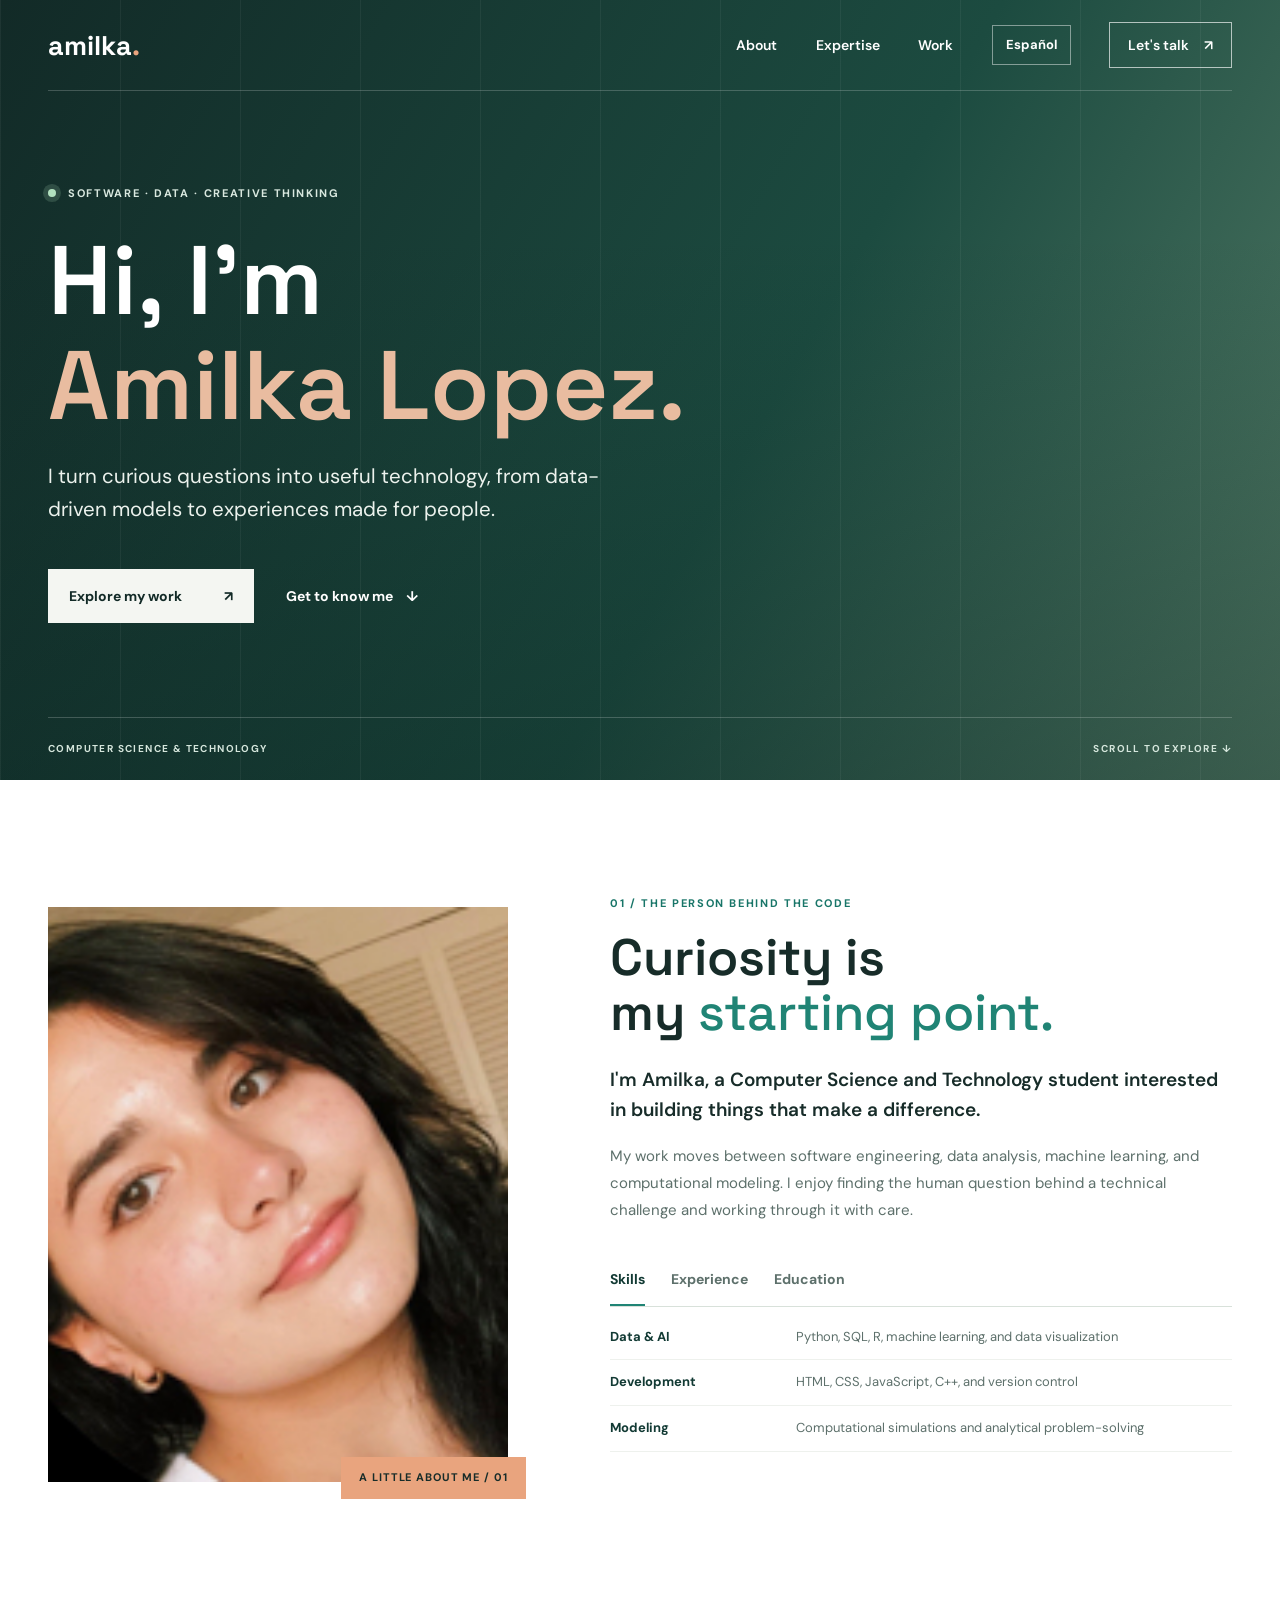
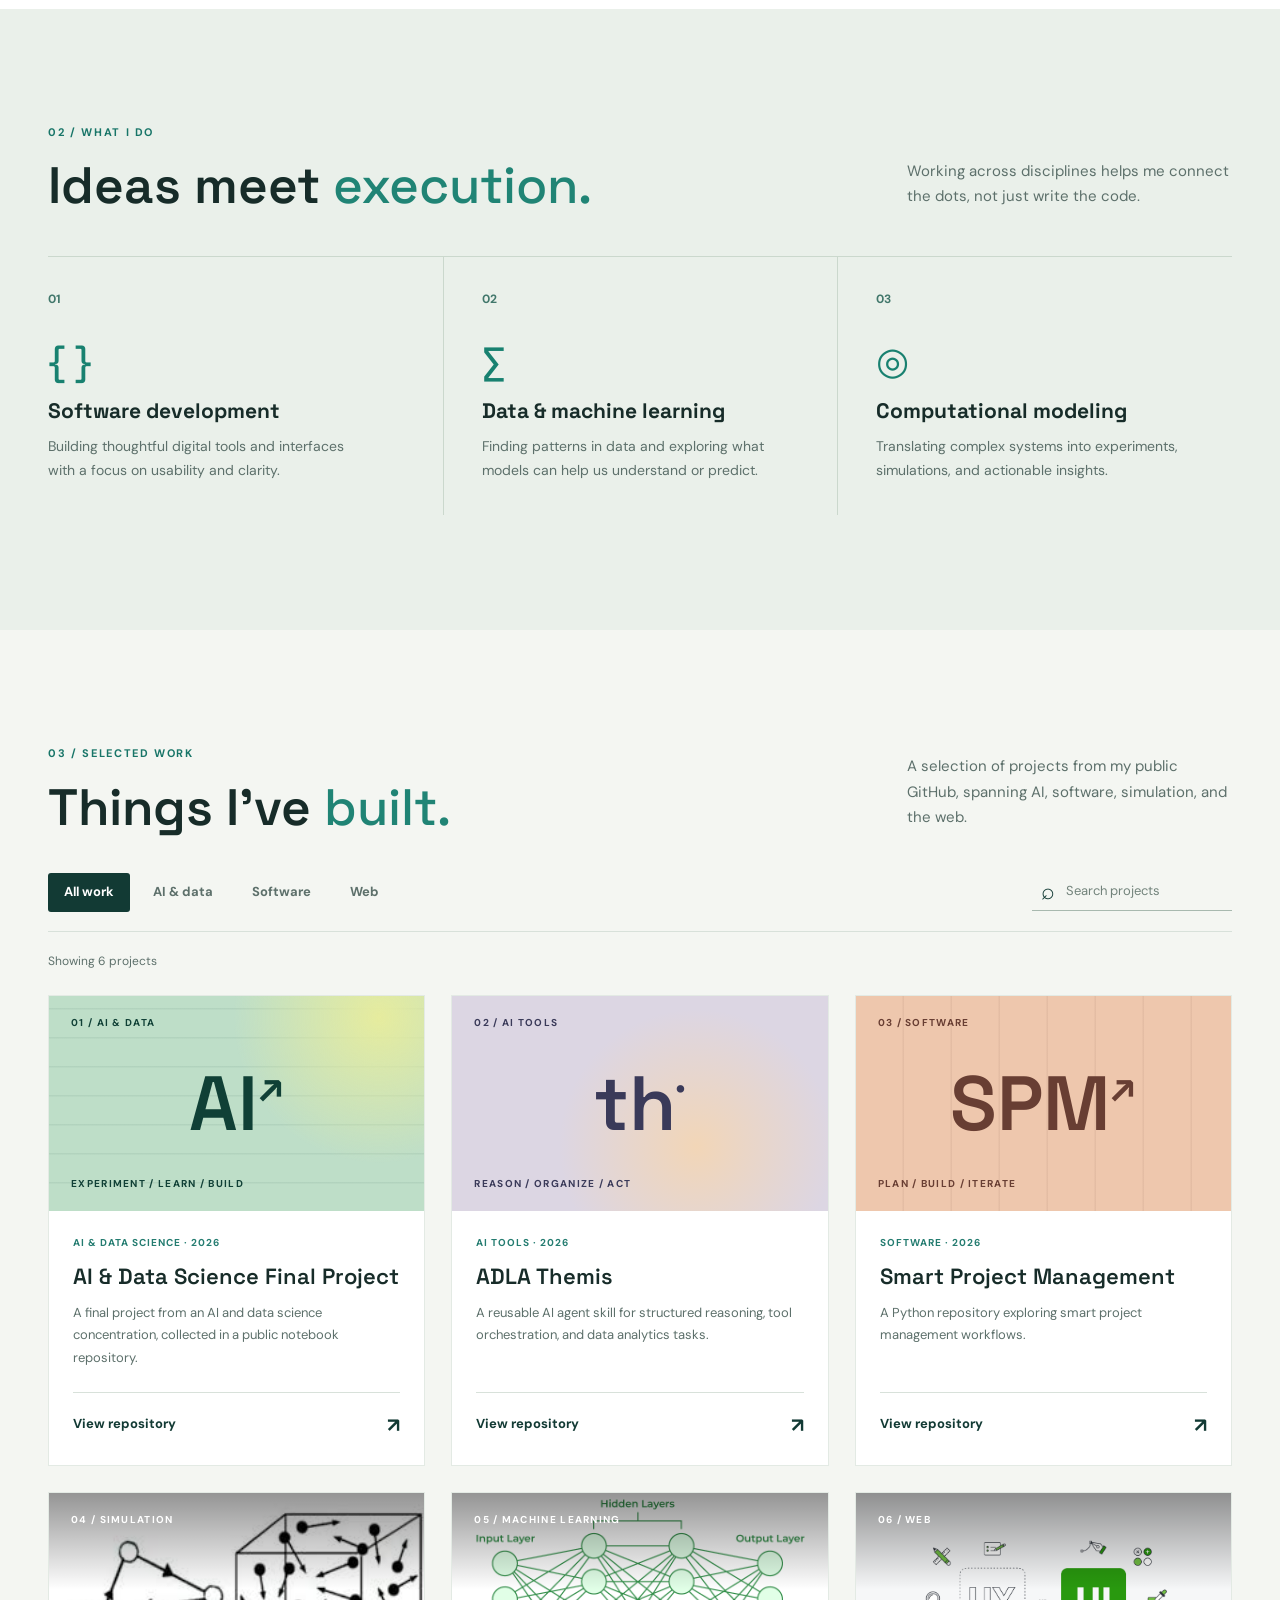
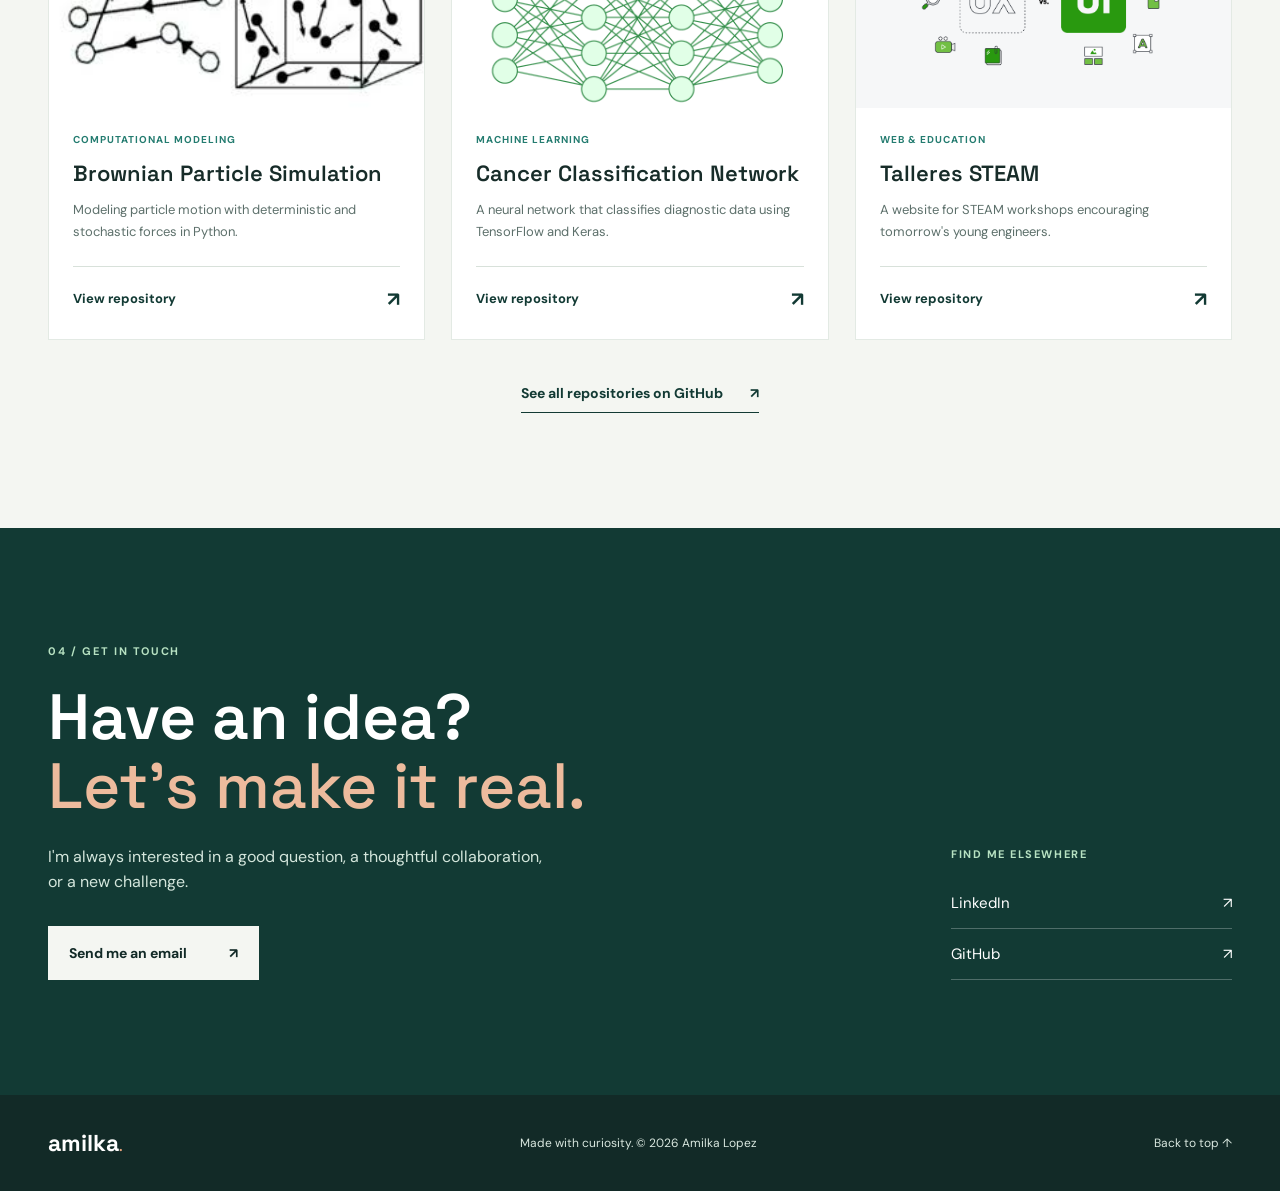
<file: index.html>
<!doctype html>
<html lang="en">
<head>
    <meta charset="utf-8">
    <meta name="viewport" content="width=device-width, initial-scale=1">
    <meta name="theme-color" content="#122a27">
    <meta name="description" content="Amilka Lopez builds thoughtful software, data projects, and interactive experiences. Explore her work and get in touch.">
    <title>Amilka Lopez | Software & Data</title>
    <link rel="preconnect" href="https://fonts.googleapis.com">
    <link rel="preconnect" href="https://fonts.gstatic.com" crossorigin>
    <link href="https://fonts.googleapis.com/css2?family=DM+Sans:wght@400;500;600;700&family=Space+Grotesk:wght@400;500;600;700&display=swap" rel="stylesheet">
    <link rel="stylesheet" href="style.css">
    <script src="script.js" defer></script>
</head>
<body>
    <a class="skip-link" href="#main">Skip to content</a>
    <header id="home" class="hero">
        <nav class="nav shell" aria-label="Main navigation">
            <a class="wordmark" href="#home" aria-label="Amilka Lopez, home">amilka<span class="wordmark-dot">.</span></a>
            <button class="menu-toggle" type="button" aria-controls="nav-links" aria-expanded="false" aria-label="Open menu"><span></span><span></span><span></span></button>
            <div class="nav-links" id="nav-links"><a href="#about">About</a><a href="#expertise">Expertise</a><a href="#work">Work</a><button class="language-toggle" type="button" aria-label="Switch language to Spanish">Español</button><a class="nav-contact" href="#contact">Let's talk <span aria-hidden="true">↗</span></a></div>
        </nav>
        <div class="hero-content shell">
            <p class="eyebrow hero-eyebrow"><span class="status-dot" aria-hidden="true"></span> SOFTWARE · DATA · CREATIVE THINKING</p>
            <h1>Hi, I'm<br><span>Amilka Lopez.</span></h1>
            <p class="hero-intro">I turn curious questions into useful technology, from data-driven models to experiences made for people.</p>
            <div class="hero-actions"><a class="button button-light" href="#work">Explore my work <span aria-hidden="true">↗</span></a><a class="text-link hero-link" href="#about">Get to know me <span aria-hidden="true">↓</span></a></div>
        </div>
        <div class="hero-footer shell"><span>COMPUTER SCIENCE & TECHNOLOGY</span><span>SCROLL TO EXPLORE <span aria-hidden="true">↓</span></span></div>
    </header>
    <main id="main">
        <section class="section about-section" id="about" aria-labelledby="about-title">
            <div class="shell about-layout">
                <div class="about-photo-wrap"><img src="assets/me.jpg" alt="Portrait of Amilka Lopez" class="about-photo" loading="lazy"><span class="photo-caption">A little about me / 01</span></div>
                <div class="about-copy">
                    <p class="eyebrow">01 / THE PERSON BEHIND THE CODE</p>
                    <h2 id="about-title">Curiosity is<br>my <em>starting point.</em></h2>
                    <p class="lede">I'm Amilka, a Computer Science and Technology student interested in building things that make a difference.</p>
                    <p>My work moves between software engineering, data analysis, machine learning, and computational modeling. I enjoy finding the human question behind a technical challenge and working through it with care.</p>
                    <div class="about-tabs" role="tablist" aria-label="More about Amilka">
                        <button class="about-tab" type="button" role="tab" id="tab-skills" aria-controls="panel-skills" aria-selected="true">Skills</button>
                        <button class="about-tab" type="button" role="tab" id="tab-experience" aria-controls="panel-experience" aria-selected="false" tabindex="-1">Experience</button>
                        <button class="about-tab" type="button" role="tab" id="tab-education" aria-controls="panel-education" aria-selected="false" tabindex="-1">Education</button>
                    </div>
                    <div class="tab-panel" id="panel-skills" role="tabpanel" aria-labelledby="tab-skills"><ul class="detail-list"><li><strong>Data & AI</strong><span>Python, SQL, R, machine learning, and data visualization</span></li><li><strong>Development</strong><span>HTML, CSS, JavaScript, C++, and version control</span></li><li><strong>Modeling</strong><span>Computational simulations and analytical problem-solving</span></li></ul></div>
                    <div class="tab-panel" id="panel-experience" role="tabpanel" aria-labelledby="tab-experience" hidden><ul class="detail-list"><li><strong>Software projects</strong><span>Web experiences, interactive tools, and collaborative development</span></li><li><strong>Data projects</strong><span>Analysis, modeling, and neural network experiments</span></li><li><strong>Community</strong><span>STEAM teaching materials and student group leadership</span></li></ul></div>
                    <div class="tab-panel" id="panel-education" role="tabpanel" aria-labelledby="tab-education" hidden><ul class="detail-list"><li><strong>Tecnológico de Monterrey</strong><span>B.S. in Computer Science and Technology</span></li><li><strong>Google Career Certificates</strong><span>Data Analytics and IT Support</span></li></ul></div>
                </div>
            </div>
        </section>
        <section class="section expertise-section" id="expertise" aria-labelledby="expertise-title">
            <div class="shell">
                <div class="section-heading"><div><p class="eyebrow">02 / WHAT I DO</p><h2 id="expertise-title">Ideas meet <em>execution.</em></h2></div><p>Working across disciplines helps me connect the dots, not just write the code.</p></div>
                <div class="expertise-grid">
                    <article class="expertise-item"><span class="expertise-number">01</span><div class="expertise-icon" aria-hidden="true">{ }</div><h3>Software development</h3><p>Building thoughtful digital tools and interfaces with a focus on usability and clarity.</p></article>
                    <article class="expertise-item"><span class="expertise-number">02</span><div class="expertise-icon" aria-hidden="true">∑</div><h3>Data & machine learning</h3><p>Finding patterns in data and exploring what models can help us understand or predict.</p></article>
                    <article class="expertise-item"><span class="expertise-number">03</span><div class="expertise-icon" aria-hidden="true">◎</div><h3>Computational modeling</h3><p>Translating complex systems into experiments, simulations, and actionable insights.</p></article>
                </div>
            </div>
        </section>
        <section class="section work-section" id="work" aria-labelledby="work-title">
            <div class="shell">
                <div class="section-heading work-heading"><div><p class="eyebrow">03 / SELECTED WORK</p><h2 id="work-title">Things I've <em>built.</em></h2></div><p>A selection of projects from my public GitHub, spanning AI, software, simulation, and the web.</p></div>
                <div class="project-toolbar"><div class="filters" role="group" aria-label="Filter projects"><button type="button" class="filter active" data-filter="all" aria-pressed="true">All work</button><button type="button" class="filter" data-filter="ai" aria-pressed="false">AI & data</button><button type="button" class="filter" data-filter="software" aria-pressed="false">Software</button><button type="button" class="filter" data-filter="web" aria-pressed="false">Web</button></div><label class="search-wrap"><span class="visually-hidden">Search projects</span><span aria-hidden="true">⌕</span><input id="project-search" type="search" placeholder="Search projects" autocomplete="off"></label></div>
                <p class="result-count" id="result-count" role="status" aria-live="polite">Showing 6 projects</p>
                <div class="project-grid" id="project-grid">
                    <article class="project-card" data-category="ai" data-search="ai data science final project notebooks machine learning"><div class="project-visual visual-ai"><span class="visual-index">01 / AI & DATA</span><span class="visual-mark" aria-hidden="true">AI<span>↗</span></span><span class="visual-bottom">EXPERIMENT / LEARN / BUILD</span></div><div class="project-body"><p class="project-type">AI & DATA SCIENCE · 2026</p><h3>AI & Data Science Final Project</h3><p>A final project from an AI and data science concentration, collected in a public notebook repository.</p><a href="https://github.com/DanAG-Am/TC3009C_Proyecto" target="_blank" rel="noopener noreferrer" aria-label="View AI and Data Science Final Project on GitHub">View repository <span aria-hidden="true">↗</span></a></div></article>
                    <article class="project-card" data-category="ai software" data-search="adla themis reusable ai agent skill structured reasoning tool orchestration task execution data analytics python"><div class="project-visual visual-themis"><span class="visual-index">02 / AI TOOLS</span><span class="visual-mark" aria-hidden="true">th<span>·</span></span><span class="visual-bottom">REASON / ORGANIZE / ACT</span></div><div class="project-body"><p class="project-type">AI TOOLS · 2026</p><h3>ADLA Themis</h3><p>A reusable AI agent skill for structured reasoning, tool orchestration, and data analytics tasks.</p><a href="https://github.com/DanAG-Am/adla_themis" target="_blank" rel="noopener noreferrer" aria-label="View ADLA Themis on GitHub">View repository <span aria-hidden="true">↗</span></a></div></article>
                    <article class="project-card" data-category="software" data-search="smart project management spm 2026 python repository"><div class="project-visual visual-spm"><span class="visual-index">03 / SOFTWARE</span><span class="visual-mark" aria-hidden="true">SPM<span>↗</span></span><span class="visual-bottom">PLAN / BUILD / ITERATE</span></div><div class="project-body"><p class="project-type">SOFTWARE · 2026</p><h3>Smart Project Management</h3><p>A Python repository exploring smart project management workflows.</p><a href="https://github.com/DanAG-Am/SPM_2026" target="_blank" rel="noopener noreferrer" aria-label="View Smart Project Management on GitHub">View repository <span aria-hidden="true">↗</span></a></div></article>
                    <article class="project-card" data-category="ai" data-search="brownian particle simulation python computational modeling stochastic deterministic forces"><div class="project-visual visual-photo"><img src="assets/brownian.jpeg" alt="Particle simulation visualization" loading="lazy"><span class="visual-index">04 / SIMULATION</span></div><div class="project-body"><p class="project-type">COMPUTATIONAL MODELING</p><h3>Brownian Particle Simulation</h3><p>Modeling particle motion with deterministic and stochastic forces in Python.</p><a href="https://github.com/DanAG-Am/Brownian-Particle-Simulation" target="_blank" rel="noopener noreferrer" aria-label="View Brownian Particle Simulation on GitHub">View repository <span aria-hidden="true">↗</span></a></div></article>
                    <article class="project-card" data-category="ai" data-search="cancer classification neural network tensorflow keras machine learning diagnosis"><div class="project-visual visual-photo"><img src="assets/neural.png" alt="Neural network illustration" loading="lazy"><span class="visual-index">05 / MACHINE LEARNING</span></div><div class="project-body"><p class="project-type">MACHINE LEARNING</p><h3>Cancer Classification Network</h3><p>A neural network that classifies diagnostic data using TensorFlow and Keras.</p><a href="https://github.com/DanAG-Am/Cancer-Classification-Neural-Network" target="_blank" rel="noopener noreferrer" aria-label="View Cancer Classification Network on GitHub">View repository <span aria-hidden="true">↗</span></a></div></article>
                    <article class="project-card" data-category="web" data-search="talleres steam workshops web design education html css"><div class="project-visual visual-photo"><img src="assets/ux.png" alt="Web design project illustration" loading="lazy"><span class="visual-index">06 / WEB</span></div><div class="project-body"><p class="project-type">WEB & EDUCATION</p><h3>Talleres STEAM</h3><p>A website for STEAM workshops encouraging tomorrow's young engineers.</p><a href="https://github.com/DanAG-Am/Talleres-STEAM" target="_blank" rel="noopener noreferrer" aria-label="View Talleres STEAM on GitHub">View repository <span aria-hidden="true">↗</span></a></div></article>
                </div>
                <p class="no-results" id="no-results" hidden>No projects match that search. Try another term or category.</p>
                <a class="all-work-link" href="https://github.com/DanAG-Am?tab=repositories" target="_blank" rel="noopener noreferrer">See all repositories on GitHub <span aria-hidden="true">↗</span></a>
            </div>
        </section>
        <section class="contact-section" id="contact" aria-labelledby="contact-title"><div class="shell contact-layout"><div><p class="eyebrow">04 / GET IN TOUCH</p><h2 id="contact-title">Have an idea?<br><em>Let's make it real.</em></h2><p>I'm always interested in a good question, a thoughtful collaboration, or a new challenge.</p><a class="button button-light" href="mailto:amilka27lopez@gmail.com?subject=Let's%20connect">Send me an email <span aria-hidden="true">↗</span></a></div><div class="contact-aside"><span>FIND ME ELSEWHERE</span><a href="https://www.linkedin.com/in/amilka-daniela-l-587954334/" target="_blank" rel="noopener noreferrer">LinkedIn <span aria-hidden="true">↗</span></a><a href="https://github.com/DanAG-Am" target="_blank" rel="noopener noreferrer">GitHub <span aria-hidden="true">↗</span></a></div></div></section>
    </main>
    <footer class="footer"><div class="shell"><a class="wordmark" href="#home" aria-label="Back to top">amilka<span class="wordmark-dot">.</span></a><span>Made with curiosity. © <span id="year">2026</span> Amilka Lopez</span><a href="#home">Back to top ↑</a></div></footer>
</body>
</html>
</file>
<file: style.css>
:root {
    --ink: #172c29;
    --muted: #5d706b;
    --paper: #f4f6f2;
    --white: #fff;
    --forest: #123a34;
    --deep: #122a27;
    --accent: #e9a47e;
    --line: #d8e1da;
    --font-display: 'Space Grotesk', sans-serif;
    --font-body: 'DM Sans', sans-serif;
}

*, *::before, *::after { box-sizing: border-box; }
html { scroll-behavior: smooth; }
body { margin: 0; color: var(--ink); background: var(--paper); font-family: var(--font-body); line-height: 1.6; }
button, input { font: inherit; }
button { cursor: pointer; }
a { color: inherit; }
img { max-width: 100%; display: block; }
[hidden] { display: none !important; }
:focus-visible { outline: 3px solid var(--accent); outline-offset: 4px; }
.visually-hidden { position: absolute; width: 1px; height: 1px; padding: 0; margin: -1px; overflow: hidden; clip: rect(0,0,0,0); white-space: nowrap; border: 0; }
.skip-link { position: fixed; top: -100px; left: 12px; z-index: 20; background: #fff; color: var(--ink); padding: 10px 16px; }
.skip-link:focus { top: 12px; }
.shell { width: min(1240px, calc(100% - 96px)); margin-inline: auto; }
.eyebrow { font-size: 11px; font-weight: 700; letter-spacing: .15em; line-height: 1.5; }
h1, h2, h3, p { margin-top: 0; }
h1, h2, h3 { font-family: var(--font-display); line-height: 1.08; }
h2 { font-size: clamp(34px, 4vw, 58px); font-weight: 600; letter-spacing: 0; }
h2 em { color: #208475; font-weight: 500; font-style: normal; }

.hero { min-height: min(780px, 93svh); min-height: max(640px, min(780px, 93svh)); color: #fff; position: relative; isolation: isolate; display: flex; flex-direction: column; background: linear-gradient(120deg, #122a27 0%, #1c4b40 58%, #537b66 100%); }
.hero::before { content: ''; position: absolute; inset: 0; z-index: -1; background: repeating-linear-gradient(90deg, rgba(255,255,255,.05) 0 1px, transparent 1px 120px), linear-gradient(0deg, rgba(8,30,27,.32), transparent 70%); }
.nav { height: 91px; display: flex; align-items: center; justify-content: space-between; gap: 30px; border-bottom: 1px solid rgba(255,255,255,.2); position: relative; z-index: 5; }
.wordmark { font-family: var(--font-display); font-size: 27px; font-weight: 700; text-decoration: none; letter-spacing: 0; line-height: 1; }
.wordmark-dot { color: var(--accent); }
.nav-links { display: flex; align-items: center; gap: clamp(18px, 3vw, 44px); }
.nav-links a { font-size: 14px; font-weight: 600; text-decoration: none; transition: color .2s; }
.nav-links a:hover, .text-link:hover { color: var(--accent); }
.nav-links .nav-contact { border: 1px solid rgba(255,255,255,.65); padding: 11px 18px; }
.language-toggle { border: 1px solid rgba(255,255,255,.45); background: transparent; color: #fff; padding: 9px 13px; font-size: 13px; font-weight: 700; }
.language-toggle:hover { border-color: var(--accent); color: var(--accent); }
.nav-contact span { margin-left: 12px; }
.menu-toggle { display: none; border: 0; background: transparent; color: #fff; width: 44px; height: 44px; padding: 10px; }
.menu-toggle span { display: block; height: 2px; margin: 5px 0; background: currentColor; }
.hero-content { flex: 1; display: flex; flex-direction: column; align-items: flex-start; justify-content: center; padding-block: 60px; }
.hero-eyebrow { color: #d9e8df; display: flex; align-items: center; gap: 12px; margin-bottom: 27px; }
.status-dot { width: 8px; height: 8px; border-radius: 50%; background: #b2e0bf; box-shadow: 0 0 0 5px rgba(178,224,191,.17); }
.hero h1 { font-size: clamp(56px, 7.6vw, 112px); font-weight: 600; letter-spacing: 0; margin-bottom: 22px; }
.hero h1 span { color: #e9bca0; }
.hero-intro { font-size: clamp(17px, 1.6vw, 21px); line-height: 1.6; max-width: 580px; color: #ecf2ed; }
.hero-actions { display: flex; flex-wrap: wrap; align-items: center; gap: 32px; margin-top: 23px; }
.button { display: inline-flex; align-items: center; justify-content: space-between; gap: 42px; padding: 15px 21px; min-height: 54px; text-decoration: none; font-size: 14px; font-weight: 700; transition: transform .2s, background .2s; }
.button:hover { transform: translateY(-3px); }
.button-light { background: #f4f6f2; color: var(--deep); }
.button-light:hover { background: #dcebe3; }
.text-link { font-size: 14px; font-weight: 700; text-decoration: none; transition: color .2s; }
.text-link span { padding-left: 10px; }
.hero-footer { display: flex; justify-content: space-between; gap: 24px; padding-block: 23px; font-size: 10px; font-weight: 700; letter-spacing: .14em; border-top: 1px solid rgba(255,255,255,.2); color: #d5e6dc; }

.section { padding: clamp(80px, 9vw, 132px) 0; scroll-margin-top: 20px; }
.about-section { background: #fff; }
.about-layout { display: grid; grid-template-columns: minmax(270px, .85fr) minmax(0, 1.15fr); align-items: center; gap: clamp(60px, 8vw, 135px); }
.about-photo-wrap { position: relative; background: #cfdbd3; }
.about-photo { width: 100%; aspect-ratio: 4 / 5; object-fit: cover; object-position: center 28%; }
.photo-caption { position: absolute; bottom: -17px; right: -18px; padding: 12px 18px; background: var(--accent); color: var(--ink); font-size: 11px; font-weight: 700; text-transform: uppercase; letter-spacing: .08em; }
.about-copy > .eyebrow, .section-heading .eyebrow { color: #187568; margin-bottom: 18px; }
.about-copy h2 { margin-bottom: 25px; }
.about-copy > p:not(.eyebrow) { max-width: 650px; color: var(--muted); font-size: 15px; line-height: 1.8; }
.about-copy > .lede { color: var(--ink) !important; font-size: 19px !important; font-weight: 600; line-height: 1.55 !important; }
.about-tabs { display: flex; flex-wrap: wrap; border-bottom: 1px solid var(--line); margin-top: 34px; gap: 26px; }
.about-tab { padding: 10px 0 13px; border: 0; border-bottom: 2px solid transparent; background: transparent; color: var(--muted); font-size: 14px; font-weight: 700; }
.about-tab:hover, .about-tab[aria-selected="true"] { color: var(--forest); }
.about-tab[aria-selected="true"] { border-color: #208475; }
.tab-panel { padding-top: 8px; min-height: 187px; }
.detail-list { padding: 0; margin: 0; list-style: none; }
.detail-list li { display: grid; grid-template-columns: minmax(130px, .4fr) 1fr; gap: 12px; padding: 12px 0; font-size: 13px; border-bottom: 1px solid #eef1ed; }
.detail-list strong { color: var(--forest); }
.detail-list span { color: var(--muted); }

.expertise-section { background: #eaf0ea; }
.section-heading { display: flex; justify-content: space-between; align-items: end; gap: 40px; margin-bottom: 42px; }
.section-heading h2 { margin: 0; }
.section-heading > p { max-width: 325px; margin: 0 0 4px; color: var(--muted); font-size: 15px; line-height: 1.7; }
.expertise-grid { display: grid; grid-template-columns: repeat(3, minmax(0, 1fr)); border-top: 1px solid #cbd8cd; }
.expertise-item { padding: 28px 38px 0 0; min-height: 258px; position: relative; }
.expertise-item + .expertise-item { border-left: 1px solid #cbd8cd; padding-left: 38px; }
.expertise-number { color: #41776b; font-size: 12px; font-weight: 700; }
.expertise-icon { font: 500 38px var(--font-display); color: #188170; height: 75px; display: flex; align-items: end; }
.expertise-item h3 { font-size: 21px; margin: 15px 0 12px; }
.expertise-item p { font-size: 14px; line-height: 1.7; color: var(--muted); max-width: 310px; }

.work-section { background: var(--paper); }
.work-heading { margin-bottom: 38px; }
.project-toolbar { display: flex; align-items: center; justify-content: space-between; gap: 20px; border-bottom: 1px solid var(--line); padding-bottom: 19px; }
.filters { display: flex; flex-wrap: wrap; gap: 7px; }
.filter { border: 1px solid transparent; border-radius: 3px; background: transparent; padding: 8px 15px; color: var(--muted); font-size: 13px; font-weight: 700; white-space: nowrap; }
.filter:hover { border-color: #a8c9b9; color: var(--ink); }
.filter.active { background: var(--forest); color: #fff; }
.search-wrap { display: flex; align-items: center; gap: 9px; padding: 7px 9px; border-bottom: 1px solid #a8b9af; color: var(--forest); min-width: 200px; }
.search-wrap > span:not(.visually-hidden) { font-size: 23px; line-height: 1; }
.search-wrap input { min-width: 0; width: 100%; border: 0; outline: 0; color: var(--ink); background: transparent; font-size: 13px; }
.search-wrap:focus-within { outline: 2px solid #208475; outline-offset: 2px; }
.search-wrap input::placeholder { color: #72837b; }
.result-count { margin: 20px 0 24px; color: var(--muted); font-size: 12px; }
.project-grid { display: grid; grid-template-columns: repeat(3, minmax(0, 1fr)); gap: 26px; }
.project-card { min-width: 0; display: flex; flex-direction: column; background: #fff; border: 1px solid #e3eae4; transition: transform .25s, box-shadow .25s; }
.project-card:hover { transform: translateY(-5px); box-shadow: 0 16px 35px rgba(23,44,41,.09); }
.project-visual { height: 215px; position: relative; overflow: hidden; display: flex; justify-content: space-between; flex-direction: column; padding: 19px 22px; isolation: isolate; }
.visual-index, .visual-bottom { z-index: 1; font-size: 10px; font-weight: 700; letter-spacing: .13em; }
.visual-mark { font: 600 clamp(56px, 6vw, 90px)/1 var(--font-display); align-self: center; letter-spacing: 0; }
.visual-mark span { font-size: .55em; vertical-align: top; }
.visual-ai { background: #bedec8; color: #104036; background-image: radial-gradient(circle at 88% 10%, #e6ec9e 0%, transparent 38%), repeating-linear-gradient(0deg, transparent 0 27px, rgba(16,64,54,.07) 28px 29px); }
.visual-themis { background: #dcd6e3; color: #3a3a59; background-image: radial-gradient(circle at 65% 70%, #f2d6b7 0%, transparent 48%); }
.visual-spm { background: #eec7ad; color: #683e33; background-image: repeating-linear-gradient(90deg, transparent 0 46px, rgba(104,62,51,.08) 47px 48px); }
.visual-photo { background: #1b3432; color: #fff; }
.visual-photo::after { content: ''; position: absolute; inset: 0; background: linear-gradient(180deg, rgba(0,0,0,.42), transparent 45%); z-index: -1; }
.visual-photo img { position: absolute; inset: 0; width: 100%; height: 100%; object-fit: cover; z-index: -2; transition: transform .4s; }
.project-card:hover .visual-photo img { transform: scale(1.05); }
.project-body { padding: 24px; display: flex; flex: 1; flex-direction: column; }
.project-type { color: #247c70; font-size: 10px; letter-spacing: .1em; font-weight: 700; margin-bottom: 12px; }
.project-body h3 { font-size: 22px; font-weight: 600; line-height: 1.25; margin-bottom: 12px; }
.project-body > p:not(.project-type) { color: var(--muted); font-size: 13px; line-height: 1.7; margin-bottom: 23px; }
.project-body a { display: flex; align-items: center; justify-content: space-between; margin-top: auto; padding-top: 16px; border-top: 1px solid var(--line); text-decoration: none; font-size: 13px; font-weight: 700; color: var(--forest); }
.project-body a:hover { color: #ae4d30; }
.project-body a span { font-size: 20px; }
.no-results { padding: 40px 0; text-align: center; color: var(--muted); }
.all-work-link { display: block; width: fit-content; margin: 42px auto 0; padding-bottom: 7px; border-bottom: 1px solid var(--forest); text-decoration: none; font-size: 14px; font-weight: 700; color: var(--forest); }
.all-work-link:hover { color: #ae4d30; border-color: currentColor; }
.all-work-link span { margin-left: 24px; }

.contact-section { background: var(--forest); color: #fff; padding: clamp(80px, 9vw, 125px) 0; scroll-margin-top: 20px; }
.contact-layout { display: grid; grid-template-columns: minmax(0, 1.5fr) minmax(220px, .5fr); gap: 60px; align-items: end; }
.contact-section .eyebrow { color: #b7e2c2; margin-bottom: 23px; }
.contact-section h2 { font-size: clamp(40px, 5vw, 73px); margin-bottom: 23px; }
.contact-section h2 em { color: #edbb9d; }
.contact-section p:not(.eyebrow) { color: #d4e6dc; font-size: 16px; max-width: 500px; margin-bottom: 31px; }
.contact-aside { display: flex; flex-direction: column; }
.contact-aside > span { font-size: 11px; font-weight: 700; letter-spacing: .14em; color: #b7e2c2; margin-bottom: 14px; }
.contact-aside a { display: flex; justify-content: space-between; padding: 13px 0; border-bottom: 1px solid rgba(255,255,255,.26); text-decoration: none; font-size: 15px; }
.contact-aside a:hover { color: #edbb9d; }
.footer { background: var(--deep); color: #d9e7df; }
.footer .shell { min-height: 96px; display: flex; align-items: center; justify-content: space-between; gap: 25px; }
.footer .wordmark { font-size: 23px; color: #fff; }
.footer span, .footer a:not(.wordmark) { font-size: 12px; text-decoration: none; }
.footer a:not(.wordmark):hover { color: var(--accent); }

@media (max-width: 950px) {
    .shell { width: min(100% - 64px, 1240px); }
    .about-layout { gap: 44px; }
    .project-grid { grid-template-columns: repeat(2, minmax(0, 1fr)); }
}
@media (max-width: 700px) {
    .shell { width: min(100% - 40px, 1240px); }
    .hero { min-height: min(780px, 95svh); min-height: max(610px, min(780px, 95svh)); }
    .nav { height: 72px; }
    .menu-toggle { display: block; }
    .nav-links { display: none; position: absolute; top: 72px; left: -20px; right: -20px; padding: 18px 20px 28px; background: var(--deep); box-shadow: 0 22px 28px rgba(0,0,0,.24); flex-direction: column; align-items: stretch; gap: 0; }
    .nav-links.open { display: flex; }
    .nav-links a { padding: 12px 4px; }
    .nav-links .nav-contact { margin-top: 10px; padding: 11px 15px; }
    .hero-content { padding-block: 55px; }
    .hero h1 { font-size: clamp(52px, 11vw, 80px); }
    .hero-footer { font-size: 9px; }
    .about-layout, .contact-layout { grid-template-columns: 1fr; }
    .about-photo-wrap { max-width: 460px; }
    .about-photo { aspect-ratio: 5 / 4; }
    .section-heading { display: block; }
    .section-heading > p { margin-top: 18px; max-width: 520px; }
    .expertise-grid { grid-template-columns: 1fr; }
    .expertise-item, .expertise-item + .expertise-item { padding: 23px 0 20px; min-height: 0; border-left: 0; border-bottom: 1px solid #cbd8cd; }
    .expertise-icon { height: 55px; }
    .project-toolbar { align-items: stretch; flex-direction: column; }
    .search-wrap { max-width: 350px; }
    .contact-aside { max-width: 400px; }
}
@media (max-width: 560px) {
    .hero-footer span:last-child { display: none; }
    .hero-actions { align-items: flex-start; flex-direction: column; gap: 18px; }
    .about-photo { aspect-ratio: 4 / 4; }
    .photo-caption { right: 0; }
    .detail-list li { grid-template-columns: 1fr; gap: 3px; }
    .project-grid { grid-template-columns: 1fr; }
    .project-visual { height: 210px; }
    .footer .shell { align-items: flex-start; flex-direction: column; padding-block: 25px; gap: 13px; }
}
@media (prefers-reduced-motion: reduce) {
    html { scroll-behavior: auto; }
    *, *::before, *::after { transition-duration: .01ms !important; animation-duration: .01ms !important; }
}
</file>
